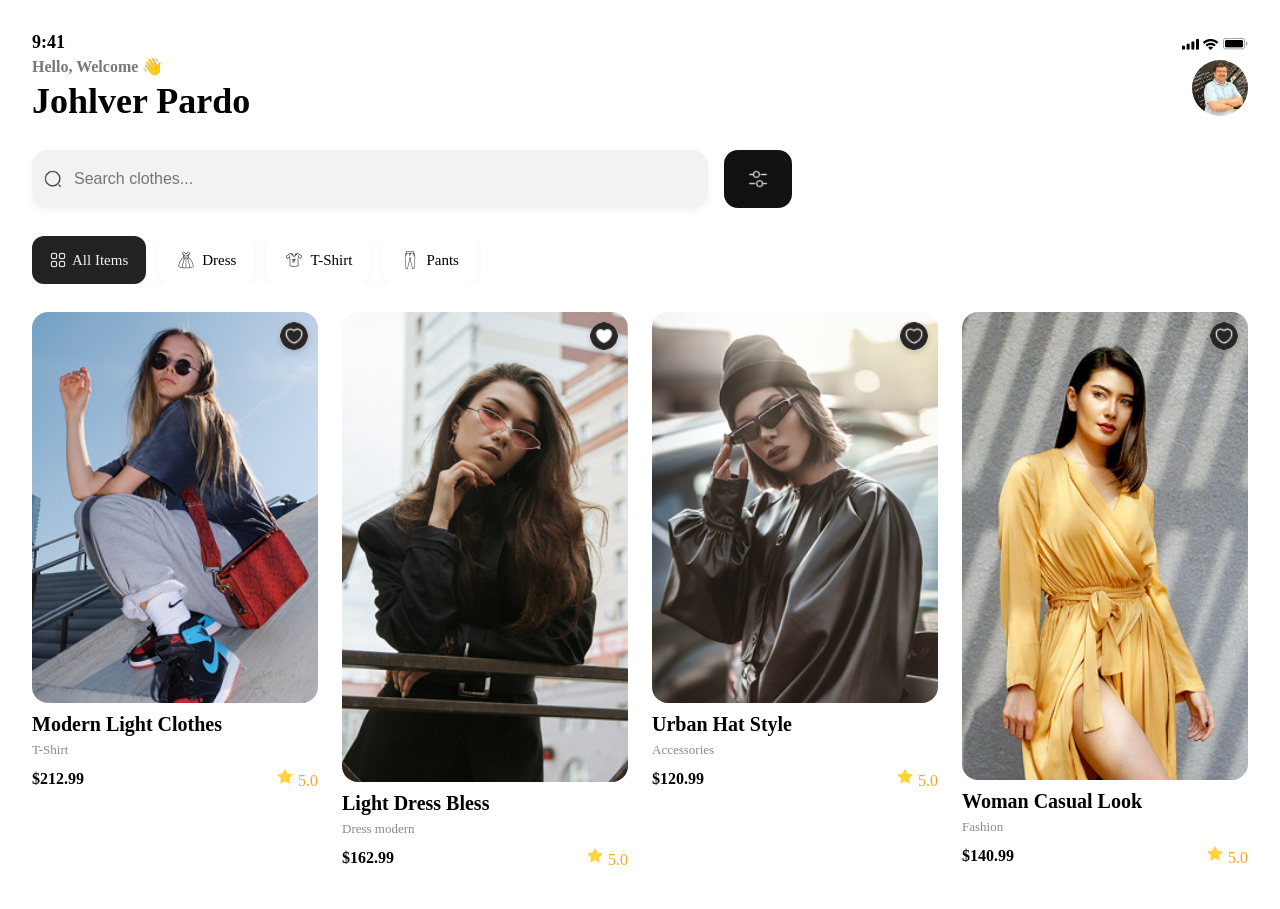
<file: index.html>
<!DOCTYPE html>
<html lang="es">
<head>
<meta charset="UTF-8">
<meta name="viewport" content="width=device-width, initial-scale=1.0">
<title>Ecommerce Clothing Home</title>
<link rel="stylesheet" href="css/style.css">
</head>

<body>

<div class="container">

<header class="header">

<div class="header-left">
<span class="hora">9:41</span>
<span class="header-saludo">Hello, Welcome 👋</span>
<h1 class="header-name">Johlver Pardo</h1>
</div>

<div class="header-right">
<span class="swb">
<img src="storage/img/Mobile Signal.png">
<img src="storage/img/Wifi.png">
<img src="storage/img/Battery.png">
</span>

<div class="header-avatar">
<a href="views/profile.html">
  <img src="storage/img/avatar.jpg">
</a>
</div>
</div>

</header>


<nav class="nav">

<div class="search">
<img src="storage/img/BusquedaIcon.png" class="imgsearch">
<input class="busqueda" type="text" placeholder="Search clothes...">
</div>

<div class="settings">
<img src="storage/img/SettingsIcon.png" class="settingIcon">
</div>

</nav>


<section class="Items">

<div class="all">
<img src="storage/img/Default Icon.png">
<span>All Items</span>
</div>

<div class="dress">
<img src="storage/img/VestidoIcon.png">
<span>Dress</span>
</div>

<div class="tshirt">
<img src="storage/img/CamisaIcon.png">
<span>T-Shirt</span>
</div>

<div class="pants">
<img src="storage/img/JeansIcon.png">
<span>Pants</span>
</div>

</section>


<section class="Imagenes">

  <div class="product img1">
    <div class="product-image">
      <a href="views/detail.html">
      <img src="storage/img/Library=Product1.png" alt="Ropa1">
      </a>
      <span class="fav">
        <img src="storage/img/heart.png" alt="favorito">
      </span>
    </div>

    <h3>Modern Light Clothes</h3>
    <p class="category">T-Shirt</p>

    <div class="product-bottom">
      <span class="price">$212.99</span>
      <span class="rating">
        <img src="storage/img/estrellaRopa.png" alt="estrella">
        <span>5.0</span>
      </span>
    </div>
  </div>

  <div class="product img2">
    <div class="product-image">
      <a href="views/detail.html">
        <img src="storage/img/Library=Product2.png" alt="Ropa2">
      </a>
      <span class="fav active">
        <img src="storage/img/heartFAVORITO.png" alt="favorito activo">
      </span>
    </div>

    <h3>Light Dress Bless</h3>
    <p class="category">Dress modern</p>

    <div class="product-bottom">
      <span class="price">$162.99</span>
      <span class="rating">
        <img src="storage/img/estrellaRopa.png" alt="estrella">
        <span>5.0</span>
      </span>
    </div>
  </div>

  <div class="product img3">
    <div class="product-image">
      <a href="views/detail.html">
        <img src="storage/img/Library=Product3.png" alt="Ropa3">
      </a>
      <span class="fav">
        <img src="storage/img/heart.png" alt="favorito">
      </span>
    </div>

    <h3>Urban Hat Style</h3>
    <p class="category">Accessories</p>

    <div class="product-bottom">
      <span class="price">$120.99</span>
      <span class="rating">
        <img src="storage/img/estrellaRopa.png" alt="estrella">
        <span>5.0</span>
      </span>
    </div>
  </div>

  <div class="product img4">
    <div class="product-image">
      <a href="views/detail.html">
        <img src="storage/img/Library=Product4.png" alt="Ropa4">
      </a>
      <span class="fav">
        <img src="storage/img/heart.png" alt="favorito">
      </span>
    </div>

    <h3>Woman Casual Look</h3>
    <p class="category">Fashion</p>

    <div class="product-bottom">
      <span class="price">$140.99</span>
      <span class="rating">
        <img src="storage/img/estrellaRopa.png" alt="estrella">
        <span>5.0</span>
      </span>
    </div>
  </div>

</section>

<nav class="mobile-nav">
  <a href="#" class="nav-home">
    <img src="storage/img/CasaIcon.png" alt="inicio">
  </a>

  <a href="#" class="nav-bag active">
    <img src="storage/img/BolsoIcon.png" alt="bolso">
  </a>

  <a href="#" class="nav-heart">
    <img src="storage/img/HeartIcon.png" alt="favoritos">
  </a>

  <a href="views/profile.html" class="nav-user">
    <img src="storage/img/CuentaIcon.png" alt="cuenta">
  </a>
</nav>

</div>

</body>
</html>
</file>
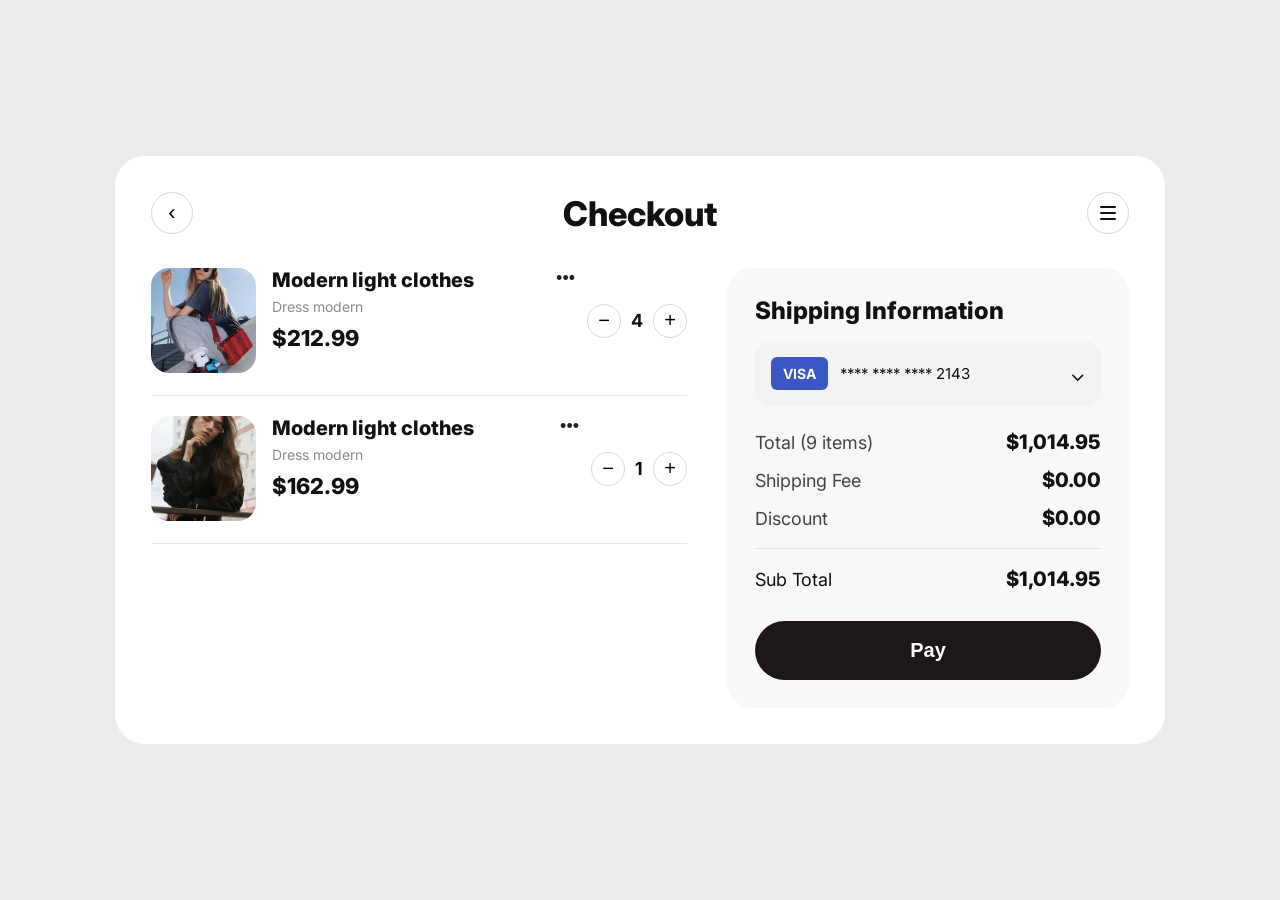
<file: views/checkout.html>
<!DOCTYPE html>
<html lang="es">
<head>
<meta charset="UTF-8">
<meta name="viewport" content="width=device-width, initial-scale=1.0">
<title>Checkout Tienda de Ropa</title>
<link rel="preconnect" href="https://fonts.googleapis.com">
<link rel="preconnect" href="https://fonts.gstatic.com" crossorigin>
<link href="https://fonts.googleapis.com/css2?family=Inter:wght@400;500;600;700;800&display=swap" rel="stylesheet">
<link rel="stylesheet" href="../css/checkout.css">
</head>
<body>

<main class="Checkout">

<header class="CheckoutHeader">
<a href="../views/detail.html">
    <button class="BotonCirculo">&#8249;</button>
</a>

<h1>Checkout</h1>

<div class="MenuHamburguesa">
<input type="checkbox" id="AbrirMenu">

<label for="AbrirMenu" class="BotonMenu">
<span class="Linea Linea1"></span>
<span class="Linea Linea2"></span>
<span class="Linea Linea3"></span>
</label>

<nav class="MenuDesplegable">
<a href="#">Inicio</a>
<a href="#">Tienda</a>
<a href="#">Colecciones</a>
<a href="#">Ofertas</a>
<a href="#">Mi Cuenta</a>
<a href="#">Contacto</a>
</nav>
</div>
</header>

<div class="CheckoutContenido">

<section class="ColumnaIzquierda">
<section class="ListaProductos">

<article class="Producto">
<img src="/storage/img/Library=Product1.png" alt="Ropa moderna">

<div class="ProductoInfo">
<div class="ProductoTexto">
<div class="ProductoEncabezado">
<h2>Modern light clothes</h2>
<button class="BotonPuntos">•••</button>
</div>
<p>Dress modern</p>
<span>$212.99</span>
</div>

<div class="ProductoCantidad">
<button class="CantidadBtn">−</button>
<strong>4</strong>
<button class="CantidadBtn">+</button>
</div>
</div>
</article>

<article class="Producto">
<img src="/storage/img/Library=Product2.png" alt="Ropa elegante">

<div class="ProductoInfo">
<div class="ProductoTexto">
<div class="ProductoEncabezado">
<h2>Modern light clothes</h2>
<button class="BotonPuntos">•••</button>
</div>
<p>Dress modern</p>
<span>$162.99</span>
</div>

<div class="ProductoCantidad">
<button class="CantidadBtn">−</button>
<strong>1</strong>
<button class="CantidadBtn">+</button>
</div>
</div>
</article>

</section>
</section>

<section class="ColumnaDerecha">
<section class="Pago">
<h3>Shipping Information</h3>

<div class="TarjetaPago">
<div class="Visa">VISA</div>
<p>**** **** **** 2143</p>
<span>⌄</span>
</div>
</section>

<section class="Resumen">
<div class="FilaResumen">
<p>Total (9 items)</p>
<strong>$1,014.95</strong>
</div>

<div class="FilaResumen">
<p>Shipping Fee</p>
<strong>$0.00</strong>
</div>

<div class="FilaResumen">
<p>Discount</p>
<strong>$0.00</strong>
</div>

<hr>

<div class="FilaResumen TotalFinal">
<p>Sub Total</p>
<strong>$1,014.95</strong>
</div>
</section>

<button class="BotonPagar">Pay</button>
</section>

</div>
</main>

</body>
</html>
</file>
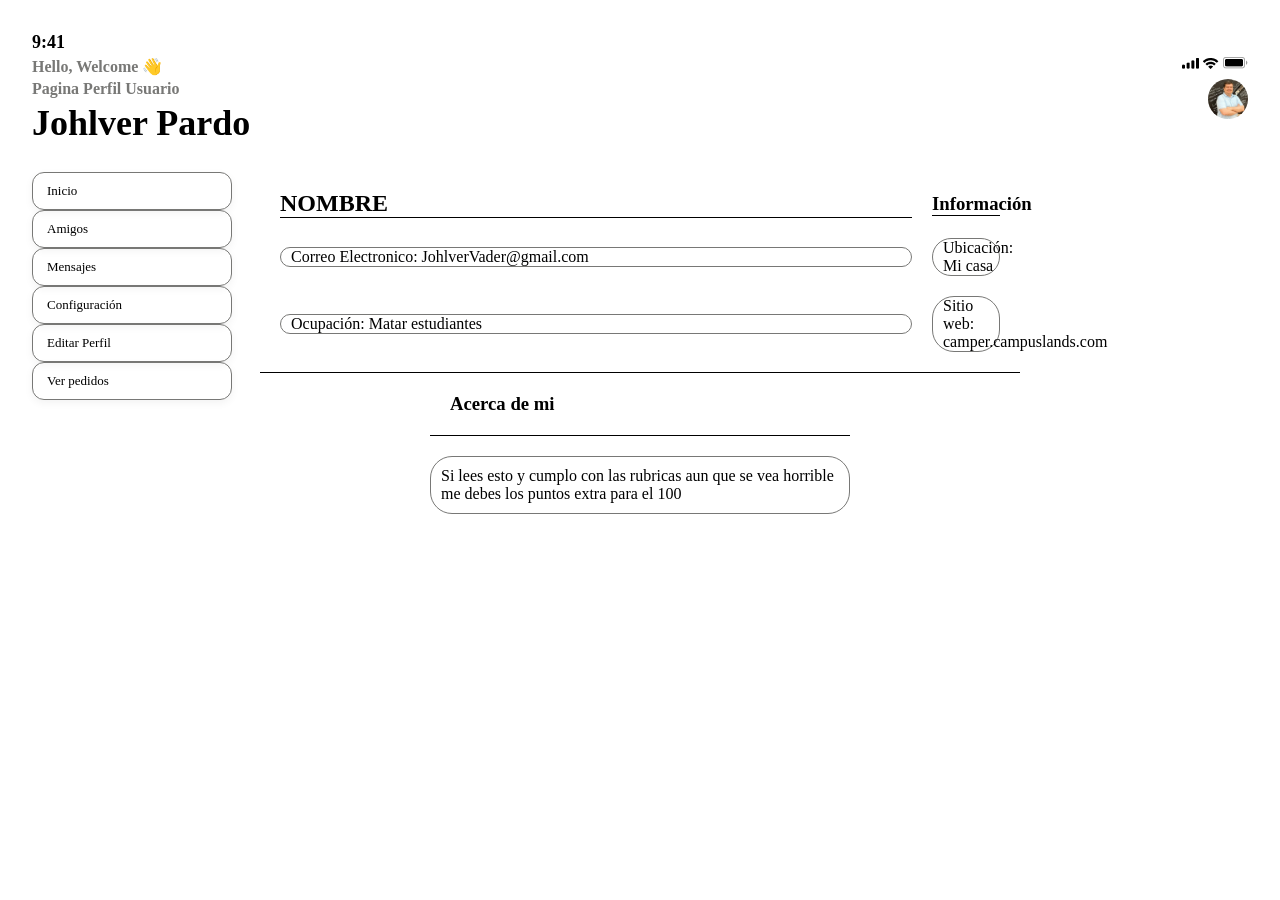
<file: views/profile.html>
<!DOCTYPE html>
<html lang="es">
<head>
<meta charset="UTF-8">
<meta name="viewport" content="width=device-width, initial-scale=1.0">
<title>Ecommerce Clothing Home</title>
<link rel="stylesheet" href="../css/profile.css">
</head>

<body>

<div class="container">

<header class="header">

<div class="header-left">
<span class="hora">9:41</span>
<span class="header-saludo">Hello, Welcome 👋</span>
<span class="header-saludo">Pagina Perfil Usuario </span>
<h1 class="header-name">Johlver Pardo</h1>
</div>

<div class="header-right">
<span class="swb">
<img src="../storage/img/Mobile Signal.png">
<img src="../storage/img/Wifi.png">
<img src="../storage/img/Battery.png">
</span>

<div class="header-avatar">
<a href="views/profile.html">
  <img src="../storage/img/avatar.jpg">
</a>
</div>
</div>

</header>

<nav class="nav">
    <div class="IAMC">
        <a href="../index.html" class="Inicio">
            <div class="inicio">Inicio</div>
        </a>
            <div class="Amigos">Amigos</div>
            <div class="Mensajes">Mensajes</div>
            <div class="Configuración">Configuración</div>
            <div class="Editar">Editar Perfil</div>
            <a class="detail" href="../views/detail.html">
                <div>Ver pedidos</div>
            </a>
    </div>
    </div>
</nav>

<section class="Información">
    <h2 class="grande">NOMBRE</h2>
    <H3 class="info">Información</H3>
    <p class="parrafo">Correo Electronico: JohlverVader@gmail.com</p>
    <p class="parrafo">Ubicación: Mi casa</p>
    <p class="parrafo">Ocupación: Matar estudiantes</p>
    <p class="parrafo">Sitio web: camper.campuslands.com</p>
</section>

<footer class="pie de pagina">
    <h3 class="yo">Acerca de mi</h3>
    <div class="latin">
        <div>Si lees esto y cumplo con las rubricas aun que se vea horrible me debes los puntos extra para el 100</div>
    </div>
</footer>
</file>
<file: css/style.css>
@font-face{
  font-family:"Encode Sans";
  src:url("/storage/font/encode_sans/normal/EncodeSans-Regular.woff2") format("woff2");
  font-weight:400;
  font-style:normal;
}

@font-face{
  font-family:"Encode Sans";
  src:url("/storage/font/encode_sans/bold/EncodeSans-Bold.woff2") format("woff2");
  font-weight:700;
  font-style:normal;
}

@font-face{
  font-family:"Encode Sans Condensed";
  src:url("/storage/font/encode_sans/condensed/EncodeSansCondensed-Regular.woff2") format("woff2");
  font-weight:400;
  font-style:normal;
}

@font-face{
  font-family:"Encode Sans Condensed";
  src:url("/storage/font/encode_sans/condensed/EncodeSansCondensed-Bold.woff2") format("woff2");
  font-weight:700;
  font-style:normal;
}

*{
margin:0;
padding:0;
box-sizing:border-box;
}

body{
font-family: var(--font-primary);
font-weight: var(--weight-regular);
background:var(--color-04);
color:var(--color-01);
}

.container{
max-width:420px;
margin:auto;
padding:20px;
display:grid;
gap:20px;
}

.header{
display:flex;
justify-content:space-between;
align-items:center;
}

.header-left{
display:flex;
flex-direction:column;
gap:4px;
}

.hora{
font-weight:700;
font-size:18px;
}

.header-saludo{
font-size:14px;
font-weight: 700;
color: #787876;
}

.header-name{
font-size:24px;
font-weight:700;
}

.header-right{
display:flex;
align-items:flex-end;
flex-direction: column;
gap:10px;
}

.header-avatar img{
width:40px;
height:40px;
border-radius:50%;
object-fit:cover;
display: block;
}

.swb {
    display: flex;
    justify-content: flex-end;
    align-items: center;
    gap: 4px;
}

/*Barra busqueda*/


.nav{
display:grid;
grid-template-columns:1fr 50px;
gap:12px;
align-items:center;
}

.search{
position:relative;
}

.busqueda{
width:100%;
height:46px;
border-radius:12px;
border:none;
padding-left:42px;
font-size:14px;
background:#f2f2f2;
box-shadow:0 3px 8px rgba(0,0,0,0.05);
}


.imgsearch{
position:absolute;
left:12px;
top:50%;
transform:translateY(-50%);
width:18px;
}

/*Categoria*/


.settings{
width:46px;
height:46px;
background:#121111;
border-radius:12px;
display:flex;
align-items:center;
justify-content:center;
cursor: pointer;
}

.settingIcon{
width:20px;
filter:invert(1);
}


.Items{
display:flex;
gap:10px;
overflow-x:auto;
}

.Items div{
display:flex;
align-items:center;
gap:6px;
padding:10px 14px;
border-radius:12px;
font-size:13px;
white-space:nowrap;
box-shadow:0 3px 8px rgba(0,0,0,0.05);
cursor: pointer;
}

.all{
  color: #f2f2f2;
  background: #222221;
}

/*Catalogo*/


.Imagenes{
display:grid;
grid-template-columns:repeat(2,1fr);
gap:18px;
}

.product{
display:flex;
flex-direction:column;
gap:6px;
}

.product-image{
position:relative;
}

.product-image img{
width:100%;
border-radius:16px;
object-fit:cover;
}

.fav{
position:absolute;
top:10px;
right:10px;
background:#fff;
width:28px;
height:28px;
display:flex;
align-items:center;
justify-content:center;
border-radius:50%;
font-size:14px;
box-shadow:0 2px 6px rgba(0,0,0,0.15);
}

.product h3{
font-size:14px;
font-weight:600;
}

.category{
font-size:12px;
color:#8a8a8a;
}

.product-bottom{
display:flex;
justify-content:space-between;
align-items:center;
font-size:13px;
margin-top:4px;
}

.price{
font-weight:600;
}

.rating{
color:#f5a623;
}

/*Barra abajo*/

.mobile-nav{
position:fixed;
bottom:20px;
left:50%;
transform:translateX(-50%);
width:90%;
max-width:360px;
background:#1e1e1e;
border-radius:24px;
display:flex;
justify-content:space-around;
padding:14px 0;
color:#fff;
font-size:20px;
}

.mobile-nav a{
color:#fff;
text-decoration:none;
}



@media (min-width:768px){
  .container{
    max-width:900px;
    padding:28px 28px 40px;
    gap:24px;
  }

  .header-name{
    font-size:32px;
  }

  .header-saludo{
    font-size:15px;
  }

  .header-avatar img{
    width:56px;
    height:56px;
  }

  .nav{
    grid-template-columns:1fr 64px;
    gap:16px;
  }

  .busqueda{
    height:54px;
    font-size:15px;
    border-radius:16px;
  }

  .settings{
    width:64px;
    height:54px;
    border-radius:14px;
  }

  .Items{
    grid-template-columns:repeat(4,max-content);
    gap:12px;
  }

  .Items .all,
  .Items .dress,
  .Items .tshirt,
  .Items .pants{
    min-height:46px;
    padding:0 16px;
    font-size:15px;
  }

  .Imagenes{
    grid-template-columns:repeat(2,1fr);
    gap:24px 20px;
  }

  .product h3{
    font-size:22px;
  }

  .category{
    font-size:14px;
  }

  .price,
  .rating{
    font-size:18px;
  }

  .mobile-nav{
    position:static;
    transform:none;
    width:100%;
    max-width:none;
    height:74px;
    border-radius:36px;
    margin-top:8px;
  }
}

@media (min-width:1024px){
  .container{
    max-width:1280px;
    padding:32px 32px 40px;
    gap:28px;
  }

  .header{
    align-items:center;
  }

  .header-name{
    font-size:36px;
  }

  .header-saludo{
    font-size:16px;
  }

  .nav{
    grid-template-columns:minmax(320px,1fr) 68px;
    max-width:760px;
  }

  .busqueda{
    height:58px;
    font-size:16px;
  }

  .settings{
    width:68px;
    height:58px;
  }

  .Items .all,
  .Items .dress,
  .Items .tshirt,
  .Items .pants{
    min-height:48px;
    padding:0 18px;
  }

  .Imagenes{
    grid-template-columns:repeat(4,1fr);
    gap:24px;
  }

  .product h3{
    font-size:20px;
  }

  .category{
    font-size:13px;
  }

  .price,
  .rating{
    font-size:16px;
  }

  .mobile-nav{
    display:none;
  }
}
</file>
<file: css/checkout.css>
*{
margin: 0;
padding: 0;
box-sizing: border-box;
}

html{
font-size: 62.5%;
}

body{
font-family: "Inter", sans-serif;
background: #ececec;
color: #111111;
min-height: 100vh;
display: flex;
justify-content: center;
align-items: center;
padding: 20px;
}

.Checkout{
width: 100%;
max-width: 430px;
background: #ffffff;
border-radius: 30px;
padding: 22px;
position: relative;
overflow: visible;
}

.CheckoutHeader{
display: flex;
justify-content: space-between;
align-items: center;
margin-bottom: 28px;
position: relative;
}

.CheckoutHeader h1{
font-size: 2.8rem;
font-weight: 800;
}

.BotonCirculo{
width: 42px;
height: 42px;
border-radius: 50%;
border: 1px solid #d8d8d8;
background: white;
font-size: 2.2rem;
cursor: pointer;
}

/* MENU HAMBURGUESA */
.MenuHamburguesa{
position: relative;
}

.MenuHamburguesa input[type="checkbox"]{
display: none;
}

.BotonMenu{
width: 42px;
height: 42px;
border-radius: 50%;
border: 1px solid #d8d8d8;
background: white;
display: flex;
flex-direction: column;
justify-content: center;
align-items: center;
gap: 4px;
cursor: pointer;
}

.Linea{
width: 16px;
height: 2px;
background: #111111;
border-radius: 4px;
transition: 0.3s ease;
}

.MenuDesplegable{
position: absolute;
top: 52px;
right: 0;
width: 190px;
background: #ffffff;
border: 1px solid #e4e4e4;
border-radius: 18px;
box-shadow: 0 12px 30px rgba(0, 0, 0, 0.08);
padding: 14px;
display: flex;
flex-direction: column;
gap: 10px;
opacity: 0;
pointer-events: none;
transform: translateY(-10px);
transition: 0.3s ease;
z-index: 20;
}

.MenuDesplegable a{
text-decoration: none;
color: #222222;
font-size: 1.5rem;
font-weight: 500;
padding: 10px 12px;
border-radius: 10px;
transition: 0.3s ease;
}

.MenuDesplegable a:hover{
background: #f5f5f5;
}

.MenuHamburguesa input[type="checkbox"]:checked + .BotonMenu .Linea1{
transform: rotate(45deg) translate(4px, 4px);
}

.MenuHamburguesa input[type="checkbox"]:checked + .BotonMenu .Linea2{
opacity: 0;
}

.MenuHamburguesa input[type="checkbox"]:checked + .BotonMenu .Linea3{
transform: rotate(-45deg) translate(5px, -5px);
}

.MenuHamburguesa input[type="checkbox"]:checked ~ .MenuDesplegable{
opacity: 1;
pointer-events: auto;
transform: translateY(0);
}

.CheckoutContenido{
display: flex;
flex-direction: column;
gap: 28px;
}

.ListaProductos{
display: flex;
flex-direction: column;
gap: 20px;
}

.Producto{
display: flex;
gap: 16px;
padding-bottom: 16px;
border-bottom: 1px solid #e8e8e8;
}

.Producto img{
width: 92px;
height: 92px;
object-fit: cover;
border-radius: 18px;
flex-shrink: 0;
}

.ProductoInfo{
flex: 1;
display: flex;
justify-content: space-between;
gap: 12px;
}

.ProductoTexto{
flex: 1;
}

.ProductoEncabezado{
display: flex;
justify-content: space-between;
align-items: flex-start;
gap: 10px;
margin-bottom: 6px;
}

.ProductoTexto h2{
font-size: 1.6rem;
font-weight: 800;
line-height: 1.2;
}

.BotonPuntos{
border: none;
background: transparent;
font-size: 1.8rem;
cursor: pointer;
color: #222222;
}

.ProductoTexto p{
font-size: 1.4rem;
color: #8b8b8b;
margin-bottom: 10px;
}

.ProductoTexto span{
font-size: 2rem;
font-weight: 800;
}

.ProductoCantidad{
display: flex;
align-items: center;
gap: 10px;
align-self: center;
}

.ProductoCantidad strong{
font-size: 1.8rem;
}

.CantidadBtn{
width: 34px;
height: 34px;
border-radius: 50%;
border: 1px solid #d9d9d9;
background: white;
font-size: 2rem;
cursor: pointer;
}

.Pago h3{
font-size: 1.8rem;
font-weight: 800;
margin-bottom: 16px;
}

.TarjetaPago{
background: #f3f3f3;
border-radius: 16px;
padding: 16px;
display: flex;
align-items: center;
gap: 12px;
}

.Visa{
background: #3a57c4;
color: white;
font-size: 1.4rem;
font-weight: 700;
padding: 8px 12px;
border-radius: 6px;
}

.TarjetaPago p{
flex: 1;
font-size: 1.5rem;
}

.TarjetaPago span{
font-size: 2rem;
}

.Resumen{
margin-top: 24px;
display: flex;
flex-direction: column;
gap: 14px;
}

.FilaResumen{
display: flex;
justify-content: space-between;
align-items: center;
gap: 10px;
}

.FilaResumen p{
font-size: 1.6rem;
color: #444444;
}

.FilaResumen strong{
font-size: 1.8rem;
font-weight: 800;
}

.Resumen hr{
border: none;
border-top: 1px solid #e4e4e4;
margin: 4px 0;
}

.TotalFinal p,
.TotalFinal strong{
color: #111111;
}

.BotonPagar{
width: 100%;
margin-top: 24px;
border: none;
background: #1d171b;
color: white;
padding: 18px;
border-radius: 40px;
font-size: 2rem;
font-weight: 700;
cursor: pointer;
}

@media (min-width: 900px){
.Checkout{
max-width: 1050px;
padding: 36px;
}

.CheckoutHeader{
margin-bottom: 34px;
}

.CheckoutHeader h1{
font-size: 3.4rem;
}

.CheckoutContenido{
display: grid;
grid-template-columns: 1.2fr 0.9fr;
gap: 40px;
align-items: start;
}

.ColumnaDerecha{
background: #f8f8f8;
border-radius: 24px;
padding: 28px;
}

.Producto{
padding-bottom: 22px;
}

.Producto img{
width: 105px;
height: 105px;
}

.ProductoTexto h2{
font-size: 2rem;
}

.ProductoTexto span{
font-size: 2.2rem;
}

.Pago h3{
font-size: 2.4rem;
}

.FilaResumen p{
font-size: 1.8rem;
}

.FilaResumen strong{
font-size: 2rem;
}

.BotonPagar{
margin-top: 30px;
}

.MenuDesplegable{
width: 220px;
}
}
</file>
<file: css/profile.css>
*{
    margin:0;
    padding:0;
    box-sizing:border-box;
    }
    
    body{
    font-family: var(--font-primary);
    font-weight: var(--weight-regular);
    background:var(--color-04);
    color:var(--color-01);
    }
    
    .container{
    max-width:420px;
    margin:auto;
    padding:20px;
    display:grid;
    gap:20px;
    }
    
    .header{
    display:flex;
    justify-content:space-between;
    align-items:center;
    }
    
    .header-left{
    display:flex;
    flex-direction:column;
    gap:4px;
    }
    
    .hora{
    font-weight:700;
    font-size:18px;
    }
    
    .header-saludo{
    font-size:14px;
    font-weight: 700;
    color: #787876;
    }
    
    .header-name{
    font-size:24px;
    font-weight:700;
    }
    
    .header-right{
    display:flex;
    align-items:flex-end;
    flex-direction: column;
    gap:10px;
    }
    
    .header-avatar img{
    width:40px;
    height:40px;
    border-radius:50%;
    object-fit:cover;
    display: block;
    }
    
    .swb {
        display: flex;
        justify-content: flex-end;
        align-items: center;
        gap: 4px;
    }

 /* Navegacion */

 .nav  {
    display: grid;
    grid-row: auto;
    margin-right: 17rem;
 }

 .Inicio {
   color: var(--color-01);
   cursor: pointer;
   text-decoration: none;
   border: 1px solid;
   border-color: #787876;
   display:flex;
   align-items:center;
   gap:6px;
   padding:10px 14px;
   border-radius:12px;
   font-size:13px;
   white-space:nowrap;
   box-shadow:0 3px 8px rgba(0,0,0,0.05);
}
 
 .Amigos {
   color: var(--color-01);
   cursor: pointer;
   text-decoration: none;
   border: 1px solid;
   border-color: #787876;
   display:flex;
   align-items:center;
   gap:6px;
   padding:10px 14px;
   border-radius:12px;
   font-size:13px;
   white-space:nowrap;
   box-shadow:0 3px 8px rgba(0,0,0,0.05);
}
 
 .Mensajes{
   color: var(--color-01);
   cursor: pointer;
   text-decoration: none;
   border: 1px solid;
   border-color: #787876;
   display:flex;
   align-items:center;
   gap:6px;
   padding:10px 14px;
   border-radius:12px;
   font-size:13px;
   white-space:nowrap;
   box-shadow:0 3px 8px rgba(0,0,0,0.05);
 }

 .Configuración {
   color: var(--color-01);
   cursor: pointer;
   text-decoration: none;
   border: 1px solid;
   border-color: #787876;
   display:flex;
   align-items:center;
   gap:6px;
   padding:10px 14px;
   border-radius:12px;
   font-size:13px;
   white-space:nowrap;
   box-shadow:0 3px 8px rgba(0,0,0,0.05);
 }
 .Editar {
   color: var(--color-01);
   cursor: pointer;
   text-decoration: none;
   border: 1px solid;
   border-color: #787876;
   display:flex;
   align-items:center;
   gap:6px;
   padding:10px 14px;
   border-radius:12px;
   font-size:13px;
   white-space:nowrap;
   box-shadow:0 3px 8px rgba(0,0,0,0.05);
 }
 .detail {
   color: var(--color-01);
   cursor: pointer;
   text-decoration: none;
   border: 1px solid;
   border-color: #787876;
   display:flex;
   align-items:center;
   gap:6px;
   padding:10px 14px;
   border-radius:12px;
   font-size:13px;
   white-space:nowrap;
   box-shadow:0 3px 8px rgba(0,0,0,0.05);
 }

 /*Información */

 .grande {
    border-bottom: 1px solid;
 }

 .Información {
    max-width:420px;
    margin:auto;
    padding:20px;
    display:grid;
    gap:20px;
    border-bottom: 1px solid;
}

.info{
    border-bottom: 1px solid;
}

.yo {
    max-width:420px;
    margin:auto;
    padding:20px;
    display:grid;
    gap:20px; 
    border-bottom: 1px solid;
}

.latin {
    max-width:420px;
    margin: auto;
    margin-top: 20px;
    padding:10px;
    display:grid;
    gap:20px;
    border: 1px solid;
    border-color: #787876;
    border-radius: 22px ;

}

.parrafo {
    border: 1px solid;
    border-color: #787876;
    border-radius: 22px;
    padding-left: 10px;
}

/*responsive */

@media (min-width:1024px){
   .container{
     max-width:1280px;
     padding:32px 32px 40px;
     gap:28px;
   }
 
   .header{
     align-items:center;
   }
 
   .header-name{
     font-size:36px;
   }
 
   .header-saludo{
     font-size:16px;
   }
 
   .nav{
     grid-template-columns:minmax(200px,1fr) 38px;
     gap: 700px;
     max-width:200px;
   }

   .Información{
      position: relative;
      top: -270px;
      align-items: center;
      grid-template-columns:minmax(320px,1fr) 68px;
      max-width:760px;
   }
   
   .yo{
      position: relative;
      top: -270px
   }
   
   .latin{
      position: relative;
      top: -270px
   }
}
</file>
